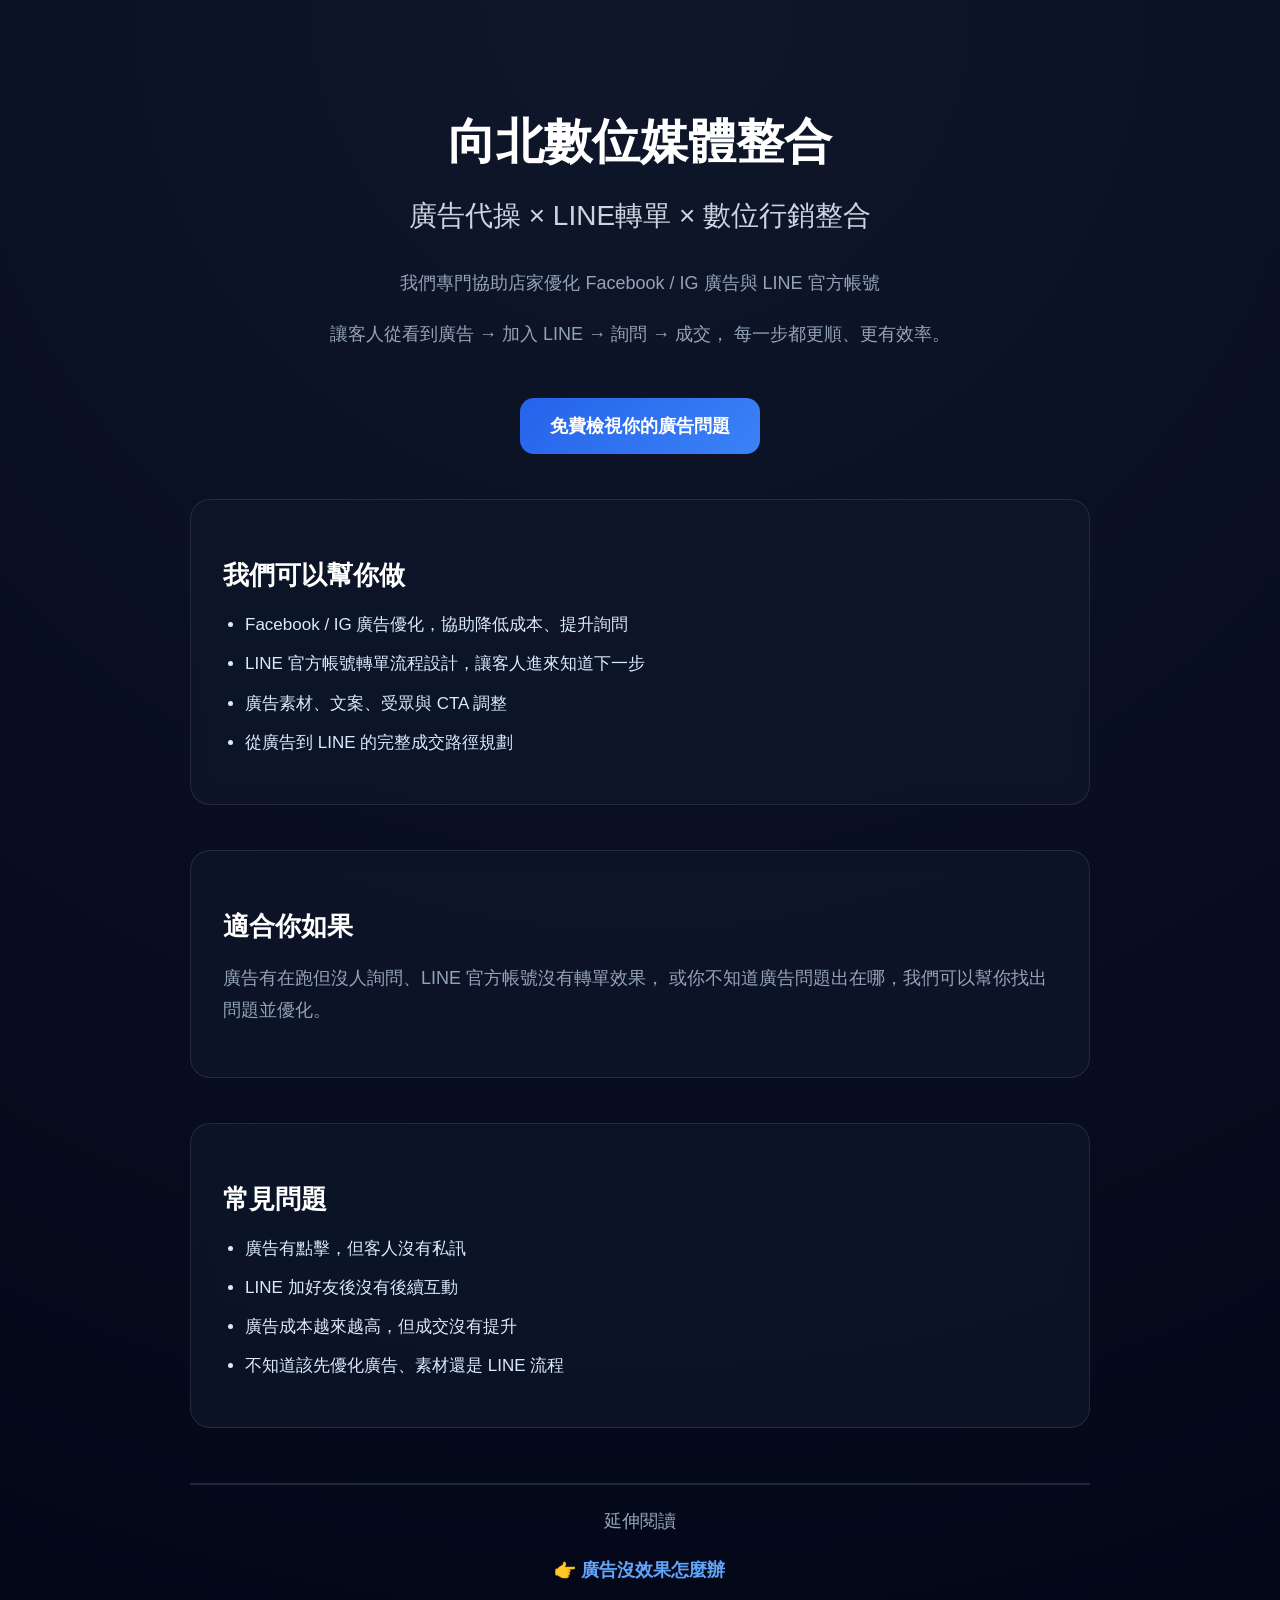
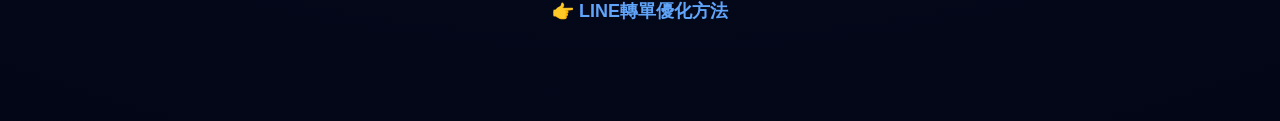
<file: index.html>
<!DOCTYPE html>
<html lang="zh-Hant">
<head>
  <meta charset="UTF-8">
  <meta name="viewport" content="width=device-width, initial-scale=1.0">
  <title>廣告代操｜LINE轉單｜數位行銷整合｜向北數位媒體整合</title>
  <meta name="description" content="向北數位媒體整合提供廣告代操、Facebook/IG廣告優化、LINE官方帳號轉單流程與數位行銷整合，協助店家提升詢問與成交。">

  <style>
    body {
      margin: 0;
      font-family: Arial, sans-serif;
      background: radial-gradient(circle at top, #0f172a, #020617);
      color: white;
    }

    .wrap {
      max-width: 900px;
      margin: auto;
      padding: 80px 24px;
      text-align: center;
    }

    h1 {
      font-size: 48px;
      margin-bottom: 12px;
      line-height: 1.25;
    }

    h2 {
      font-size: 28px;
      color: #cbd5e1;
      font-weight: normal;
      margin-bottom: 30px;
      line-height: 1.5;
    }

    h3 {
      font-size: 26px;
      margin-bottom: 18px;
    }

    p {
      font-size: 18px;
      color: #94a3b8;
      line-height: 1.8;
    }

    .btn {
      display: inline-block;
      margin-top: 30px;
      padding: 16px 30px;
      background: linear-gradient(135deg, #2563eb, #3b82f6);
      color: white;
      text-decoration: none;
      border-radius: 14px;
      font-weight: bold;
      font-size: 18px;
    }

    .card {
      margin-top: 45px;
      padding: 32px;
      background: rgba(15,23,42,0.72);
      border-radius: 20px;
      border: 1px solid rgba(255,255,255,0.1);
      backdrop-filter: blur(10px);
      text-align: left;
    }

    ul {
      padding-left: 22px;
    }

    li {
      margin: 12px 0;
      color: #dbeafe;
      font-size: 17px;
      line-height: 1.6;
    }

    .readmore {
      list-style: none;
      padding: 0;
      text-align: center;
    }

    .readmore a {
      color: #60a5fa;
      text-decoration: none;
      font-size: 18px;
      font-weight: bold;
    }

    hr {
      margin: 55px 0 20px;
      border: 1px solid #1e293b;
    }
  </style>
</head>

<body>
  <div class="wrap">

    <h1>向北數位媒體整合</h1>

    <h2>廣告代操 × LINE轉單 × 數位行銷整合</h2>

    <p>
      我們專門協助店家優化 Facebook / IG 廣告與 LINE 官方帳號
    <p>
      讓客人從看到廣告 → 加入 LINE → 詢問 → 成交，
      每一步都更順、更有效率。
    </p>

    <a class="btn" href="https://lin.ee/ohGIVV0" target="_blank">
      免費檢視你的廣告問題
    </a>

    <div class="card">
      <h3>我們可以幫你做</h3>
      <ul>
        <li>Facebook / IG 廣告優化，協助降低成本、提升詢問</li>
        <li>LINE 官方帳號轉單流程設計，讓客人進來知道下一步</li>
        <li>廣告素材、文案、受眾與 CTA 調整</li>
        <li>從廣告到 LINE 的完整成交路徑規劃</li>
      </ul>
    </div>

    <div class="card">
      <h3>適合你如果</h3>
      <p>
        廣告有在跑但沒人詢問、LINE 官方帳號沒有轉單效果，
        或你不知道廣告問題出在哪，我們可以幫你找出問題並優化。
      </p>
    </div>

    <div class="card">
      <h3>常見問題</h3>
      <ul>
        <li>廣告有點擊，但客人沒有私訊</li>
        <li>LINE 加好友後沒有後續互動</li>
        <li>廣告成本越來越高，但成交沒有提升</li>
        <li>不知道該先優化廣告、素材還是 LINE 流程</li>
      </ul>
    </div>

    <hr>

    <p>延伸閱讀</p>

    <ul class="readmore">
      <li><a href="/ad-problem.html">👉 廣告沒效果怎麼辦</a></li>
      <li><a href="/line-conversion.html">👉 LINE轉單優化方法</a></li>
    </ul>

  </div>
</body>
</html>
</file>
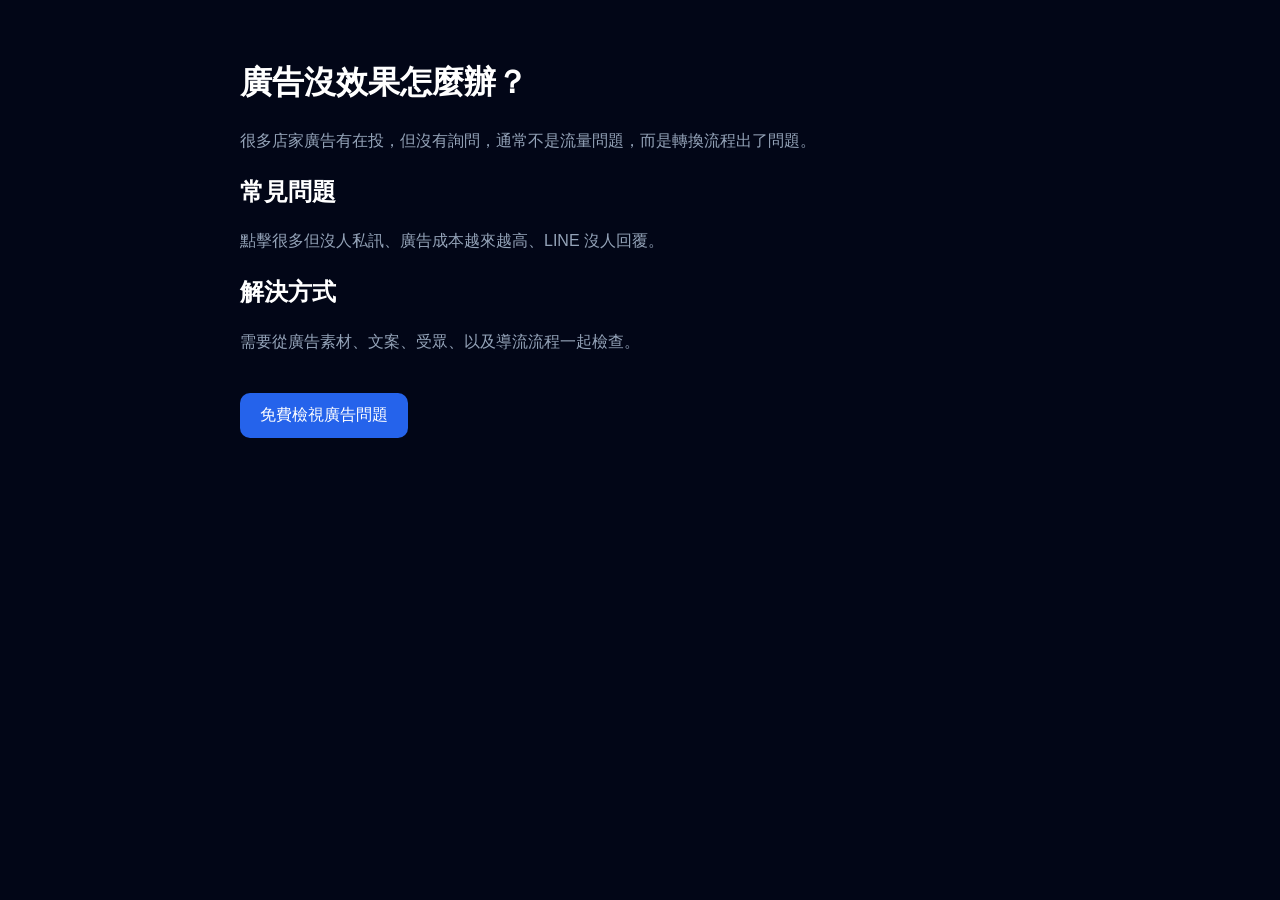
<file: ad-problem.html>
<!DOCTYPE html>
<html lang="zh-Hant">
<head>
<meta charset="UTF-8">
<title>廣告沒效果怎麼辦｜廣告代操優化</title>
<meta name="description" content="廣告有在投但沒人詢問？分析廣告轉換問題，提升詢問與成交。">
<style>
body {background:#020617;color:white;font-family:Arial;padding:40px;max-width:800px;margin:auto;}
h1 {font-size:32px;}
p {color:#94a3b8;line-height:1.8;}
.btn {display:inline-block;margin-top:20px;padding:12px 20px;background:#2563eb;color:white;text-decoration:none;border-radius:10px;}
</style>
</head>

<body>

<h1>廣告沒效果怎麼辦？</h1>

<p>
很多店家廣告有在投，但沒有詢問，通常不是流量問題，而是轉換流程出了問題。
</p>

<h2>常見問題</h2>
<p>
點擊很多但沒人私訊、廣告成本越來越高、LINE 沒人回覆。
</p>

<h2>解決方式</h2>
<p>
需要從廣告素材、文案、受眾、以及導流流程一起檢查。
</p>

<a class="btn" href="https://lin.ee/ohGIVV0" target="_blank">
免費檢視廣告問題
</a>

</body>
</html>
</file>
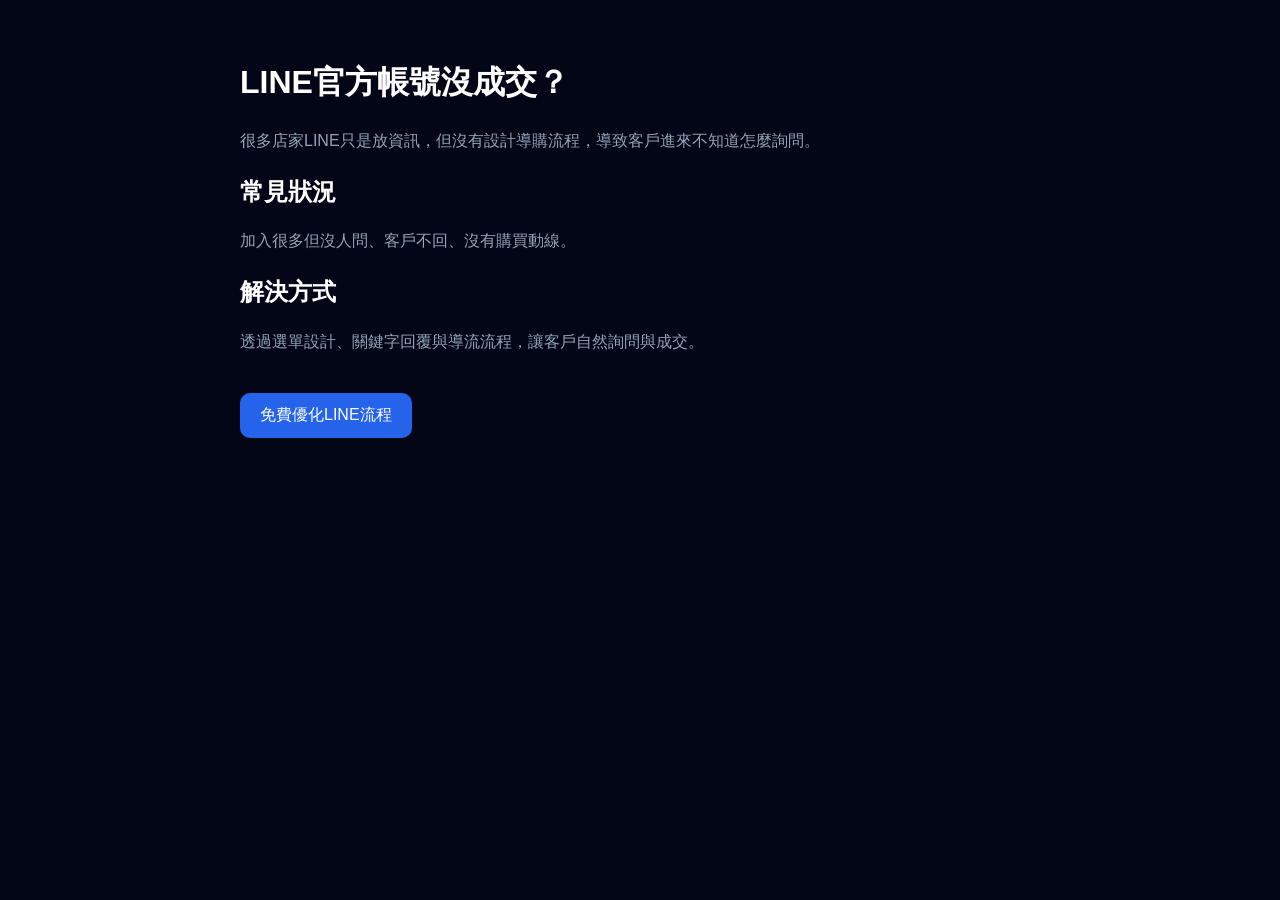
<file: line-conversion.html>
<!DOCTYPE html>
<html lang="zh-Hant">
<head>
<meta charset="UTF-8">
<title>LINE官方帳號沒成交怎麼辦｜LINE轉單設計</title>
<meta name="description" content="LINE 官方帳號沒有轉單？建立導購流程提升成交率。">
<style>
body {background:#020617;color:white;font-family:Arial;padding:40px;max-width:800px;margin:auto;}
h1 {font-size:32px;}
p {color:#94a3b8;line-height:1.8;}
.btn {display:inline-block;margin-top:20px;padding:12px 20px;background:#2563eb;color:white;text-decoration:none;border-radius:10px;}
</style>
</head>

<body>

<h1>LINE官方帳號沒成交？</h1>

<p>
很多店家LINE只是放資訊，但沒有設計導購流程，導致客戶進來不知道怎麼詢問。
</p>

<h2>常見狀況</h2>
<p>
加入很多但沒人問、客戶不回、沒有購買動線。
</p>

<h2>解決方式</h2>
<p>
透過選單設計、關鍵字回覆與導流流程，讓客戶自然詢問與成交。
</p>

<a class="btn" href="https://lin.ee/ohGIVV0" target="_blank">
免費優化LINE流程
</a>

</body>
</html>
</file>
